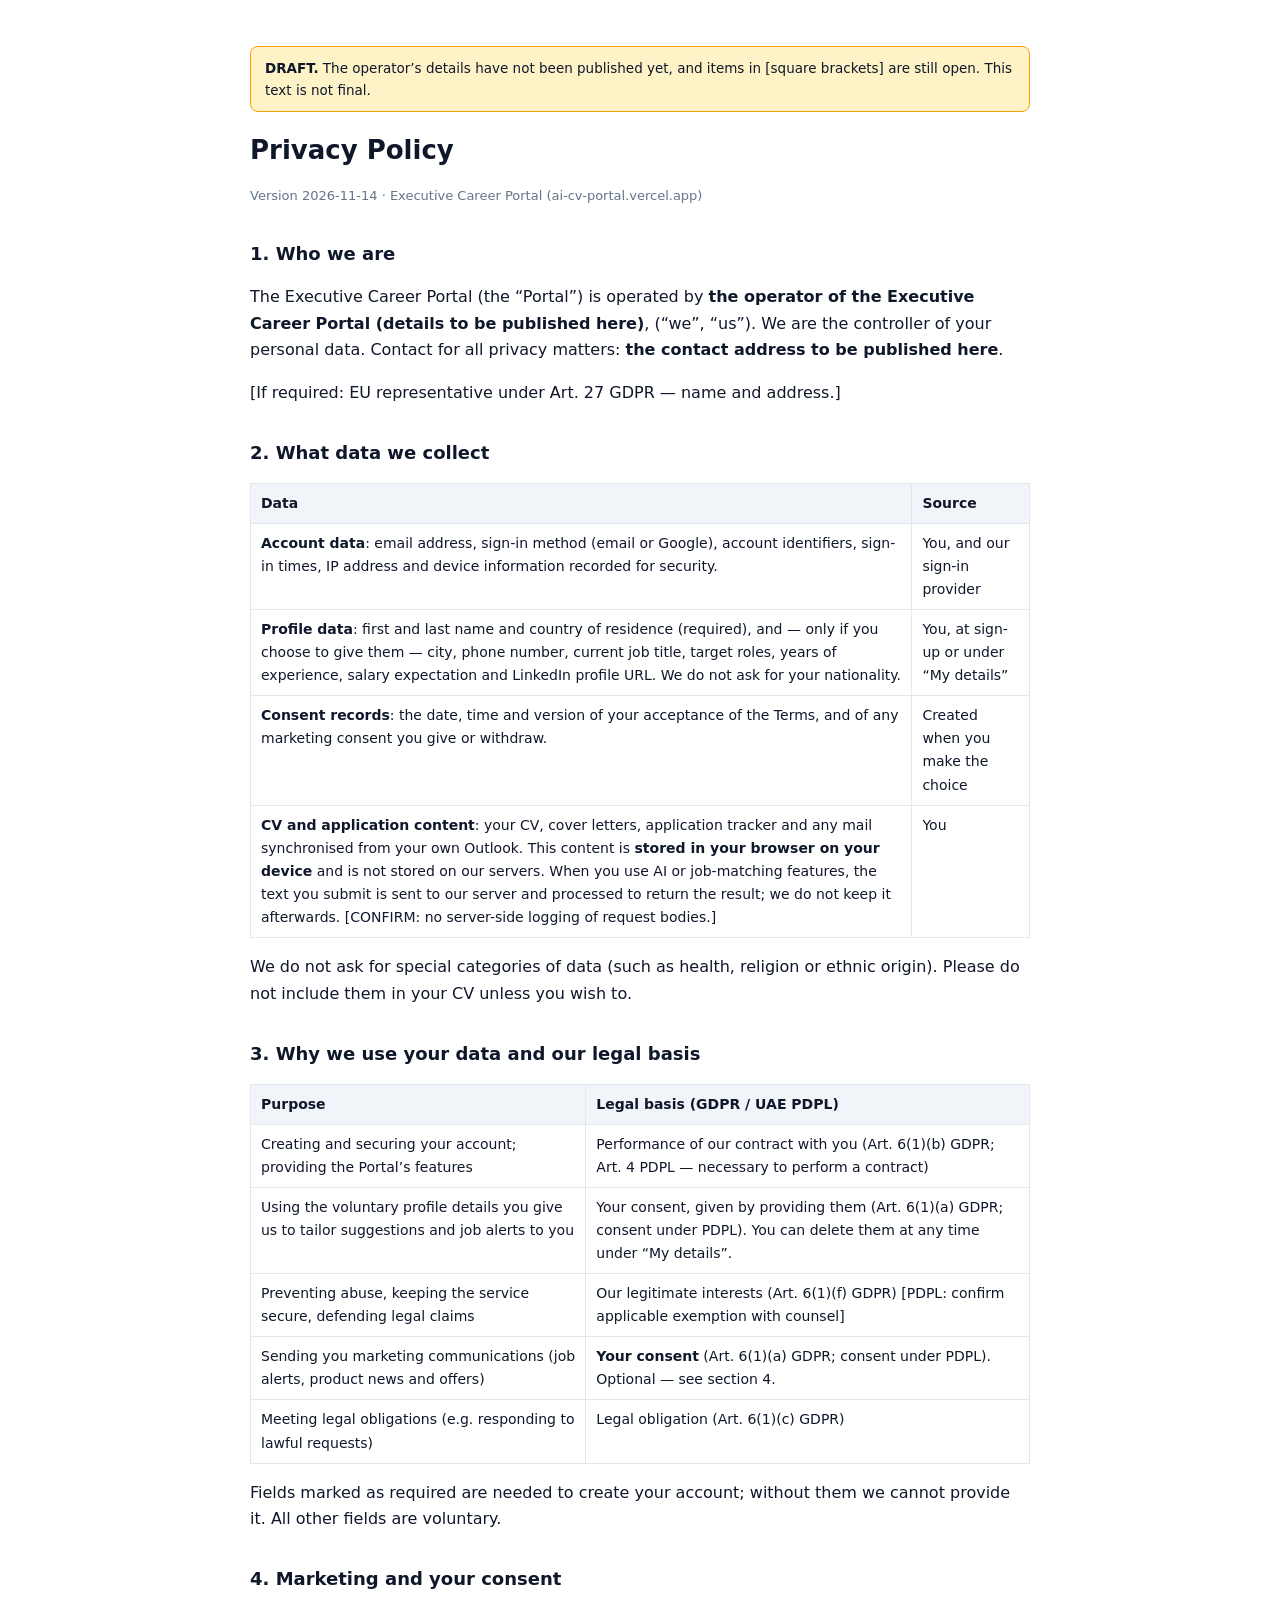
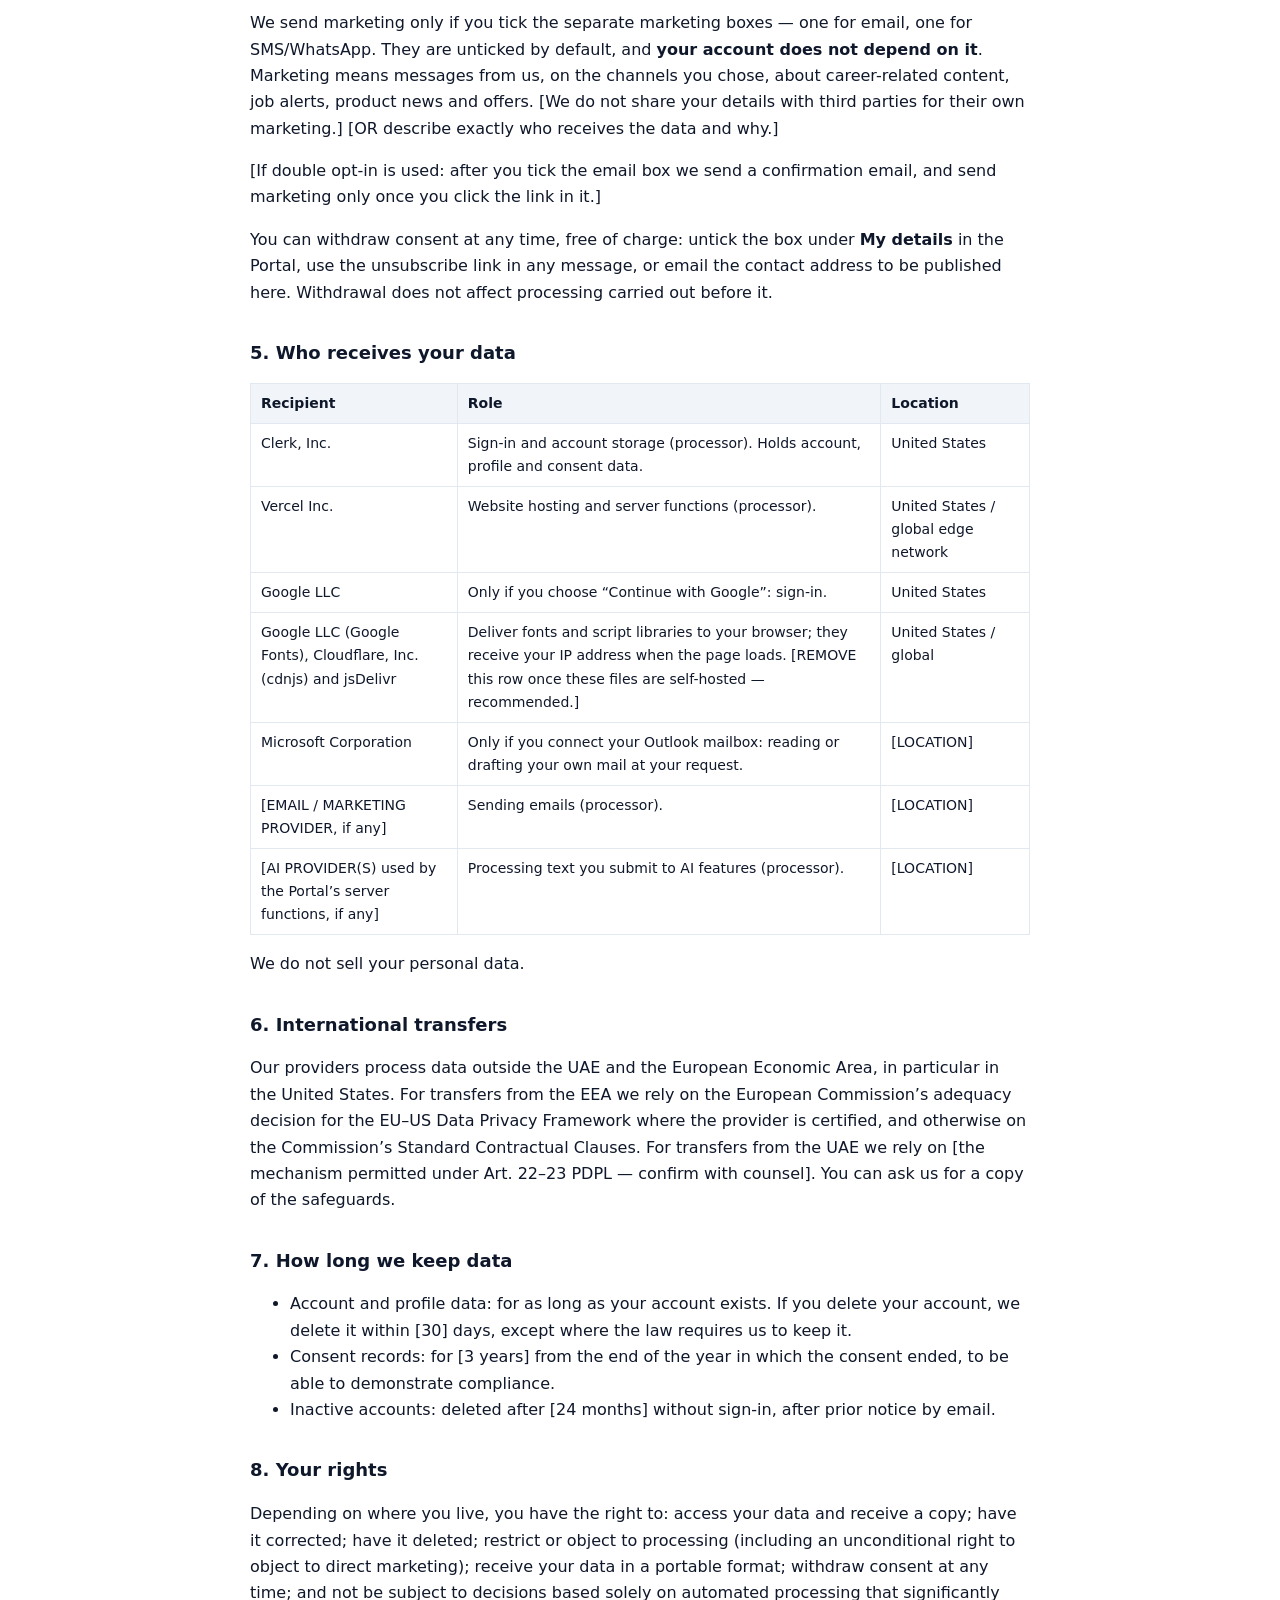
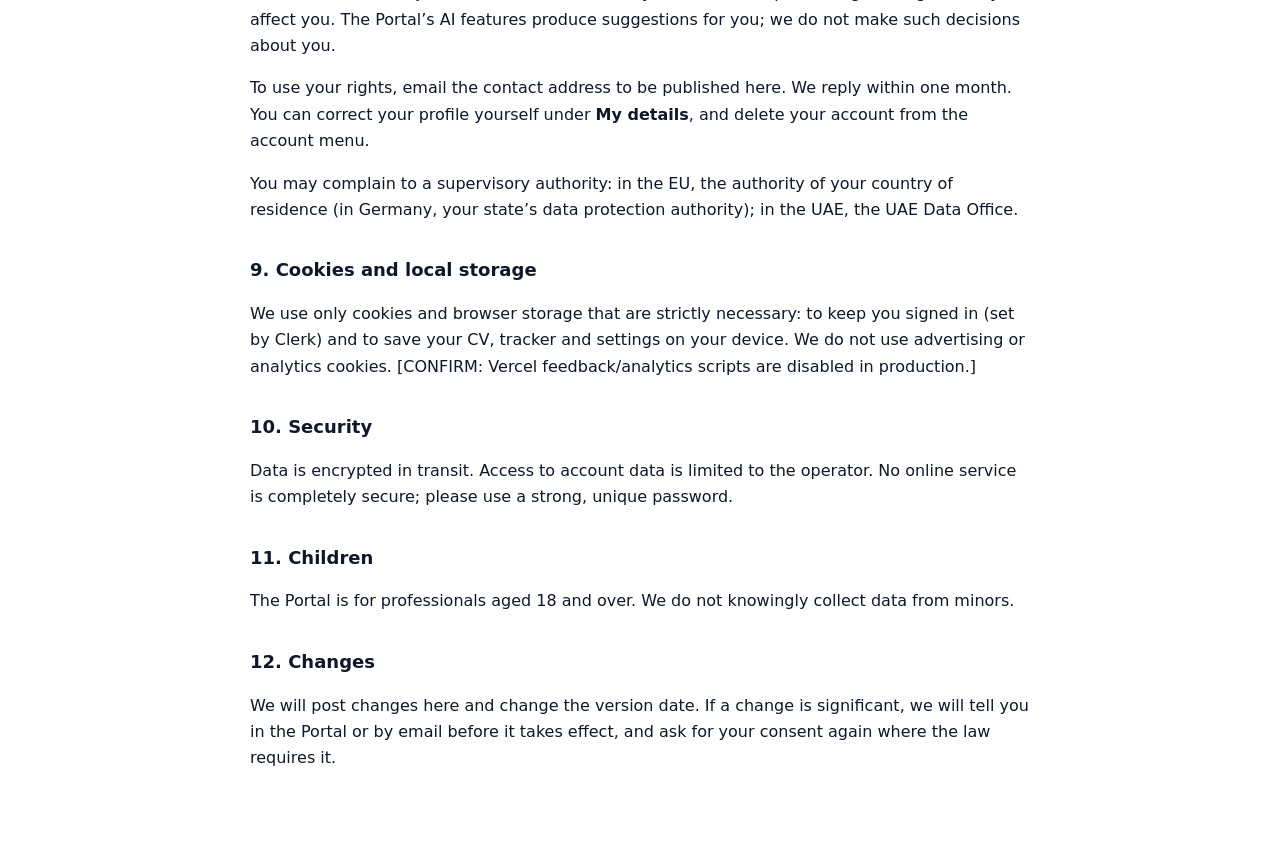
<file: privacy.html>
<!doctype html>
<html lang="en">
<head>
<meta charset="utf-8" />
<meta name="viewport" content="width=device-width, initial-scale=1" />
<title>Privacy Policy — Executive Career Portal</title>
<style>
  body{font-family:system-ui,-apple-system,"Segoe UI",sans-serif;max-width:780px;margin:0 auto;padding:32px 16px 64px;line-height:1.65;color:#0F172A;background:#fff;}
  h1{font-size:26px;margin-bottom:4px;} h2{font-size:18px;margin-top:32px;} .meta{color:#64748B;font-size:13px;}
  table{border-collapse:collapse;width:100%;font-size:14px;} th,td{border:1px solid #E2E8F0;padding:8px 10px;text-align:left;vertical-align:top;} th{background:#F1F5F9;}
  .draft{background:#FEF3C7;border:1px solid #F59E0B;border-radius:8px;padding:10px 14px;font-size:13.5px;} a{color:#059669;}
</style>
</head>
<body>
<p class="draft"><strong>DRAFT.</strong> The operator’s details have not been published yet, and items in [square brackets] are still open. This text is not final.</p>
<h1>Privacy Policy</h1>
<p class="meta">Version <span data-legal="version">2026-11-14</span> · Executive Career Portal (ai-cv-portal.vercel.app)</p>

<h2>1. Who we are</h2>
<p>The Executive Career Portal (the “Portal”) is operated by <strong><span data-legal="name">the operator of the Executive Career Portal (details to be published here)</span></strong>, <span data-legal="address" data-optional></span> (“we”, “us”). We are the controller of your personal data. Contact for all privacy matters: <strong><span data-legal="email">the contact address to be published here</span></strong>.</p>
<p>[If required: EU representative under Art. 27 GDPR — name and address.]</p>

<h2>2. What data we collect</h2>
<table>
<tr><th>Data</th><th>Source</th></tr>
<tr><td><strong>Account data</strong>: email address, sign-in method (email or Google), account identifiers, sign-in times, IP address and device information recorded for security.</td><td>You, and our sign-in provider</td></tr>
<tr><td><strong>Profile data</strong>: first and last name and country of residence (required), and — only if you choose to give them — city, phone number, current job title, target roles, years of experience, salary expectation and LinkedIn profile URL. We do not ask for your nationality.</td><td>You, at sign-up or under “My details”</td></tr>
<tr><td><strong>Consent records</strong>: the date, time and version of your acceptance of the Terms, and of any marketing consent you give or withdraw.</td><td>Created when you make the choice</td></tr>
<tr><td><strong>CV and application content</strong>: your CV, cover letters, application tracker and any mail synchronised from your own Outlook. This content is <strong>stored in your browser on your device</strong> and is not stored on our servers. When you use AI or job-matching features, the text you submit is sent to our server and processed to return the result; we do not keep it afterwards. [CONFIRM: no server-side logging of request bodies.]</td><td>You</td></tr>
</table>
<p>We do not ask for special categories of data (such as health, religion or ethnic origin). Please do not include them in your CV unless you wish to.</p>

<h2>3. Why we use your data and our legal basis</h2>
<table>
<tr><th>Purpose</th><th>Legal basis (GDPR / UAE PDPL)</th></tr>
<tr><td>Creating and securing your account; providing the Portal’s features</td><td>Performance of our contract with you (Art. 6(1)(b) GDPR; Art. 4 PDPL — necessary to perform a contract)</td></tr>
<tr><td>Using the voluntary profile details you give us to tailor suggestions and job alerts to you</td><td>Your consent, given by providing them (Art. 6(1)(a) GDPR; consent under PDPL). You can delete them at any time under “My details”.</td></tr>
<tr><td>Preventing abuse, keeping the service secure, defending legal claims</td><td>Our legitimate interests (Art. 6(1)(f) GDPR) [PDPL: confirm applicable exemption with counsel]</td></tr>
<tr><td>Sending you marketing communications (job alerts, product news and offers)</td><td><strong>Your consent</strong> (Art. 6(1)(a) GDPR; consent under PDPL). Optional — see section 4.</td></tr>
<tr><td>Meeting legal obligations (e.g. responding to lawful requests)</td><td>Legal obligation (Art. 6(1)(c) GDPR)</td></tr>
</table>

<p>Fields marked as required are needed to create your account; without them we cannot provide it. All other fields are voluntary.</p>

<h2>4. Marketing and your consent</h2>
<p>We send marketing only if you tick the separate marketing boxes — one for email, one for SMS/WhatsApp. They are unticked by default, and <strong>your account does not depend on it</strong>. Marketing means messages from us, on the channels you chose, about career-related content, job alerts, product news and offers. [We do not share your details with third parties for their own marketing.] [OR describe exactly who receives the data and why.]</p>
<p>[If double opt-in is used: after you tick the email box we send a confirmation email, and send marketing only once you click the link in it.]</p>
<p>You can withdraw consent at any time, free of charge: untick the box under <strong>My details</strong> in the Portal, use the unsubscribe link in any message, or email <span data-legal="email">the contact address to be published here</span>. Withdrawal does not affect processing carried out before it.</p>

<h2>5. Who receives your data</h2>
<table>
<tr><th>Recipient</th><th>Role</th><th>Location</th></tr>
<tr><td>Clerk, Inc.</td><td>Sign-in and account storage (processor). Holds account, profile and consent data.</td><td>United States</td></tr>
<tr><td>Vercel Inc.</td><td>Website hosting and server functions (processor).</td><td>United States / global edge network</td></tr>
<tr><td>Google LLC</td><td>Only if you choose “Continue with Google”: sign-in.</td><td>United States</td></tr>
<tr><td>Google LLC (Google Fonts), Cloudflare, Inc. (cdnjs) and jsDelivr</td><td>Deliver fonts and script libraries to your browser; they receive your IP address when the page loads. [REMOVE this row once these files are self-hosted — recommended.]</td><td>United States / global</td></tr>
<tr><td>Microsoft Corporation</td><td>Only if you connect your Outlook mailbox: reading or drafting your own mail at your request.</td><td>[LOCATION]</td></tr>
<tr><td>[EMAIL / MARKETING PROVIDER, if any]</td><td>Sending emails (processor).</td><td>[LOCATION]</td></tr>
<tr><td>[AI PROVIDER(S) used by the Portal’s server functions, if any]</td><td>Processing text you submit to AI features (processor).</td><td>[LOCATION]</td></tr>
</table>
<p>We do not sell your personal data.</p>

<h2>6. International transfers</h2>
<p>Our providers process data outside the UAE and the European Economic Area, in particular in the United States. For transfers from the EEA we rely on the European Commission’s adequacy decision for the EU–US Data Privacy Framework where the provider is certified, and otherwise on the Commission’s Standard Contractual Clauses. For transfers from the UAE we rely on [the mechanism permitted under Art. 22–23 PDPL — confirm with counsel]. You can ask us for a copy of the safeguards.</p>

<h2>7. How long we keep data</h2>
<ul>
<li>Account and profile data: for as long as your account exists. If you delete your account, we delete it within [30] days, except where the law requires us to keep it.</li>
<li>Consent records: for [3 years] from the end of the year in which the consent ended, to be able to demonstrate compliance.</li>
<li>Inactive accounts: deleted after [24 months] without sign-in, after prior notice by email.</li>
</ul>

<h2>8. Your rights</h2>
<p>Depending on where you live, you have the right to: access your data and receive a copy; have it corrected; have it deleted; restrict or object to processing (including an unconditional right to object to direct marketing); receive your data in a portable format; withdraw consent at any time; and not be subject to decisions based solely on automated processing that significantly affect you. The Portal’s AI features produce suggestions for you; we do not make such decisions about you.</p>
<p>To use your rights, email <span data-legal="email">the contact address to be published here</span>. We reply within one month. You can correct your profile yourself under <strong>My details</strong>, and delete your account from the account menu.</p>
<p>You may complain to a supervisory authority: in the EU, the authority of your country of residence (in Germany, your state’s data protection authority); in the UAE, the UAE Data Office.</p>

<h2>9. Cookies and local storage</h2>
<p>We use only cookies and browser storage that are strictly necessary: to keep you signed in (set by Clerk) and to save your CV, tracker and settings on your device. We do not use advertising or analytics cookies. [CONFIRM: Vercel feedback/analytics scripts are disabled in production.]</p>

<h2>10. Security</h2>
<p>Data is encrypted in transit. Access to account data is limited to the operator. No online service is completely secure; please use a strong, unique password.</p>

<h2>11. Children</h2>
<p>The Portal is for professionals aged 18 and over. We do not knowingly collect data from minors.</p>

<h2>12. Changes</h2>
<p>We will post changes here and change the version date. If a change is significant, we will tell you in the Portal or by email before it takes effect, and ask for your consent again where the law requires it.</p>
<script src="legal-config.js"></script>
<script>
  // Fills the operator details from legal-config.js; the DRAFT banner goes once name and email are set.
  (function () {
    var c = window.LEGAL || {};
    var ready = !!(c.operatorName && c.privacyEmail);
    var val = { name: c.operatorName, address: c.operatorAddress, email: c.privacyEmail, licence: c.licenceNumber, version: c.version };
    document.querySelectorAll("[data-legal]").forEach(function (el) {
      var v = String(val[el.getAttribute("data-legal")] || "").trim();
      if (v) el.textContent = v;
      else if (el.hasAttribute("data-optional")) el.remove();
    });
    var d = document.querySelector(".draft");
    if (d && ready) d.remove();
  })();
</script>
</body>
</html>
</file>
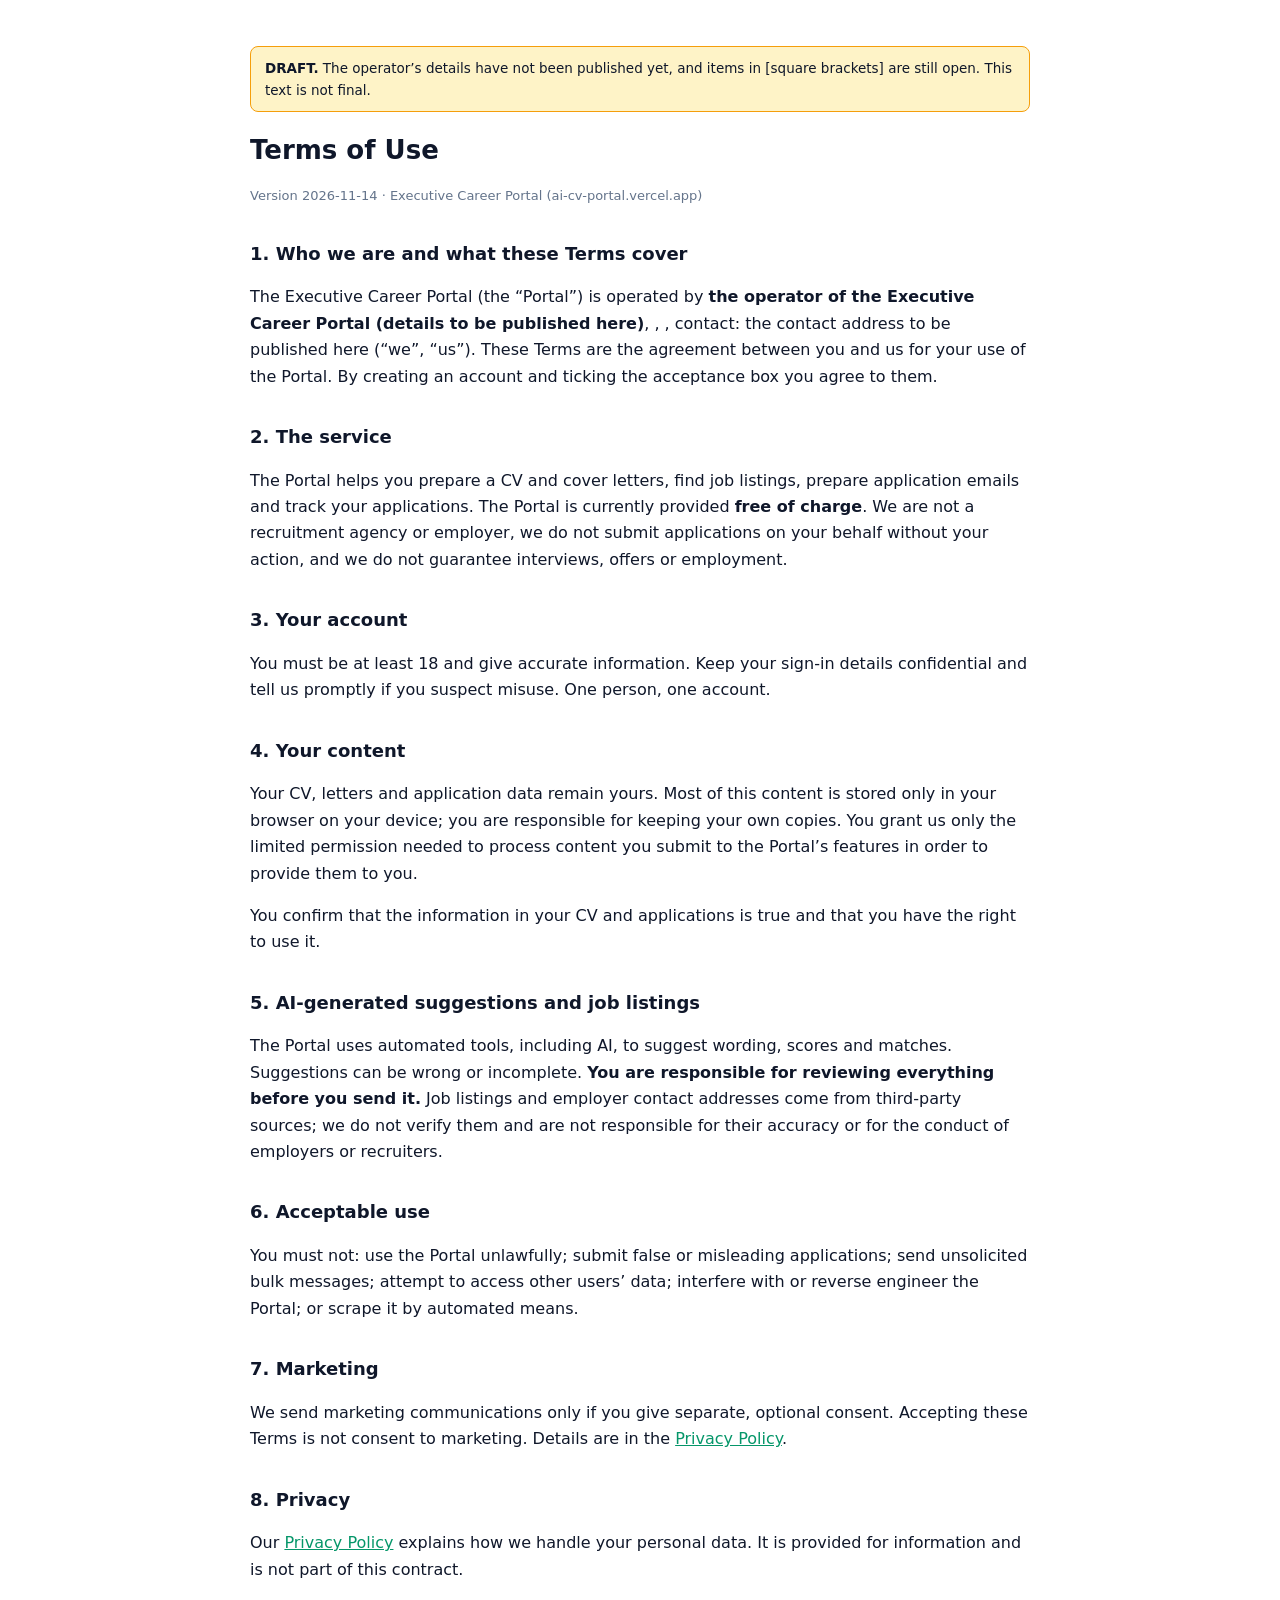
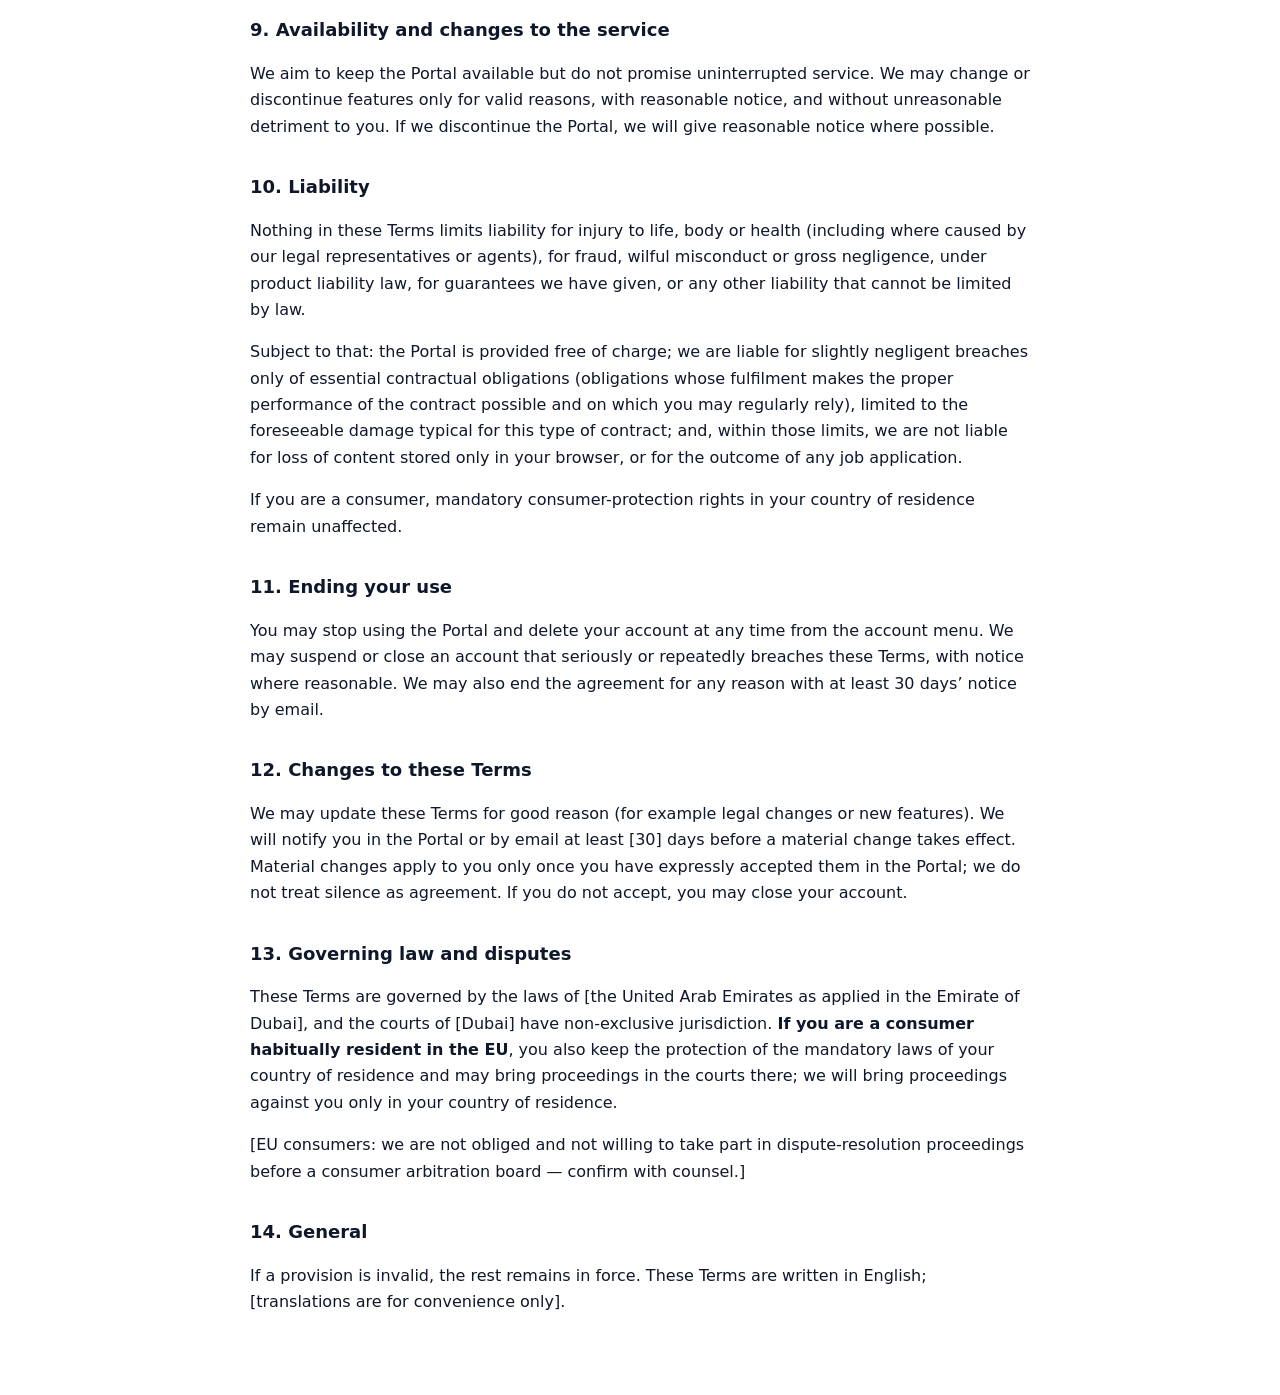
<file: terms.html>
<!doctype html>
<html lang="en">
<head>
<meta charset="utf-8" />
<meta name="viewport" content="width=device-width, initial-scale=1" />
<title>Terms of Use — Executive Career Portal</title>
<style>
  body{font-family:system-ui,-apple-system,"Segoe UI",sans-serif;max-width:780px;margin:0 auto;padding:32px 16px 64px;line-height:1.65;color:#0F172A;background:#fff;}
  h1{font-size:26px;margin-bottom:4px;} h2{font-size:18px;margin-top:32px;} .meta{color:#64748B;font-size:13px;}
  .draft{background:#FEF3C7;border:1px solid #F59E0B;border-radius:8px;padding:10px 14px;font-size:13.5px;} a{color:#059669;}
</style>
</head>
<body>
<p class="draft"><strong>DRAFT.</strong> The operator’s details have not been published yet, and items in [square brackets] are still open. This text is not final.</p>
<h1>Terms of Use</h1>
<p class="meta">Version <span data-legal="version">2026-11-14</span> · Executive Career Portal (ai-cv-portal.vercel.app)</p>

<h2>1. Who we are and what these Terms cover</h2>
<p>The Executive Career Portal (the “Portal”) is operated by <strong><span data-legal="name">the operator of the Executive Career Portal (details to be published here)</span></strong>, <span data-legal="address" data-optional></span>, <span data-legal="licence" data-optional></span>, contact: <span data-legal="email">the contact address to be published here</span> (“we”, “us”). These Terms are the agreement between you and us for your use of the Portal. By creating an account and ticking the acceptance box you agree to them.</p>

<h2>2. The service</h2>
<p>The Portal helps you prepare a CV and cover letters, find job listings, prepare application emails and track your applications. The Portal is currently provided <strong>free of charge</strong>. We are not a recruitment agency or employer, we do not submit applications on your behalf without your action, and we do not guarantee interviews, offers or employment.</p>

<h2>3. Your account</h2>
<p>You must be at least 18 and give accurate information. Keep your sign-in details confidential and tell us promptly if you suspect misuse. One person, one account.</p>

<h2>4. Your content</h2>
<p>Your CV, letters and application data remain yours. Most of this content is stored only in your browser on your device; you are responsible for keeping your own copies. You grant us only the limited permission needed to process content you submit to the Portal’s features in order to provide them to you.</p>
<p>You confirm that the information in your CV and applications is true and that you have the right to use it.</p>

<h2>5. AI-generated suggestions and job listings</h2>
<p>The Portal uses automated tools, including AI, to suggest wording, scores and matches. Suggestions can be wrong or incomplete. <strong>You are responsible for reviewing everything before you send it.</strong> Job listings and employer contact addresses come from third-party sources; we do not verify them and are not responsible for their accuracy or for the conduct of employers or recruiters.</p>

<h2>6. Acceptable use</h2>
<p>You must not: use the Portal unlawfully; submit false or misleading applications; send unsolicited bulk messages; attempt to access other users’ data; interfere with or reverse engineer the Portal; or scrape it by automated means.</p>

<h2>7. Marketing</h2>
<p>We send marketing communications only if you give separate, optional consent. Accepting these Terms is not consent to marketing. Details are in the <a href="privacy.html">Privacy Policy</a>.</p>

<h2>8. Privacy</h2>
<p>Our <a href="privacy.html">Privacy Policy</a> explains how we handle your personal data. It is provided for information and is not part of this contract.</p>

<h2>9. Availability and changes to the service</h2>
<p>We aim to keep the Portal available but do not promise uninterrupted service. We may change or discontinue features only for valid reasons, with reasonable notice, and without unreasonable detriment to you. If we discontinue the Portal, we will give reasonable notice where possible.</p>

<h2>10. Liability</h2>
<p>Nothing in these Terms limits liability for injury to life, body or health (including where caused by our legal representatives or agents), for fraud, wilful misconduct or gross negligence, under product liability law, for guarantees we have given, or any other liability that cannot be limited by law.</p>
<p>Subject to that: the Portal is provided free of charge; we are liable for slightly negligent breaches only of essential contractual obligations (obligations whose fulfilment makes the proper performance of the contract possible and on which you may regularly rely), limited to the foreseeable damage typical for this type of contract; and, within those limits, we are not liable for loss of content stored only in your browser, or for the outcome of any job application.</p>
<p>If you are a consumer, mandatory consumer-protection rights in your country of residence remain unaffected.</p>

<h2>11. Ending your use</h2>
<p>You may stop using the Portal and delete your account at any time from the account menu. We may suspend or close an account that seriously or repeatedly breaches these Terms, with notice where reasonable. We may also end the agreement for any reason with at least 30 days’ notice by email.</p>

<h2>12. Changes to these Terms</h2>
<p>We may update these Terms for good reason (for example legal changes or new features). We will notify you in the Portal or by email at least [30] days before a material change takes effect. Material changes apply to you only once you have expressly accepted them in the Portal; we do not treat silence as agreement. If you do not accept, you may close your account.</p>

<h2>13. Governing law and disputes</h2>
<p>These Terms are governed by the laws of [the United Arab Emirates as applied in the Emirate of Dubai], and the courts of [Dubai] have non-exclusive jurisdiction. <strong>If you are a consumer habitually resident in the EU</strong>, you also keep the protection of the mandatory laws of your country of residence and may bring proceedings in the courts there; we will bring proceedings against you only in your country of residence.</p>
<p>[EU consumers: we are not obliged and not willing to take part in dispute-resolution proceedings before a consumer arbitration board — confirm with counsel.]</p>

<h2>14. General</h2>
<p>If a provision is invalid, the rest remains in force. These Terms are written in English; [translations are for convenience only].</p>
<script src="legal-config.js"></script>
<script>
  // Fills the operator details from legal-config.js; the DRAFT banner goes once name and email are set.
  (function () {
    var c = window.LEGAL || {};
    var ready = !!(c.operatorName && c.privacyEmail);
    var val = { name: c.operatorName, address: c.operatorAddress, email: c.privacyEmail, licence: c.licenceNumber, version: c.version };
    document.querySelectorAll("[data-legal]").forEach(function (el) {
      var v = String(val[el.getAttribute("data-legal")] || "").trim();
      if (v) el.textContent = v;
      else if (el.hasAttribute("data-optional")) el.remove();
    });
    var d = document.querySelector(".draft");
    if (d && ready) d.remove();
  })();
</script>
</body>
</html>
</file>
